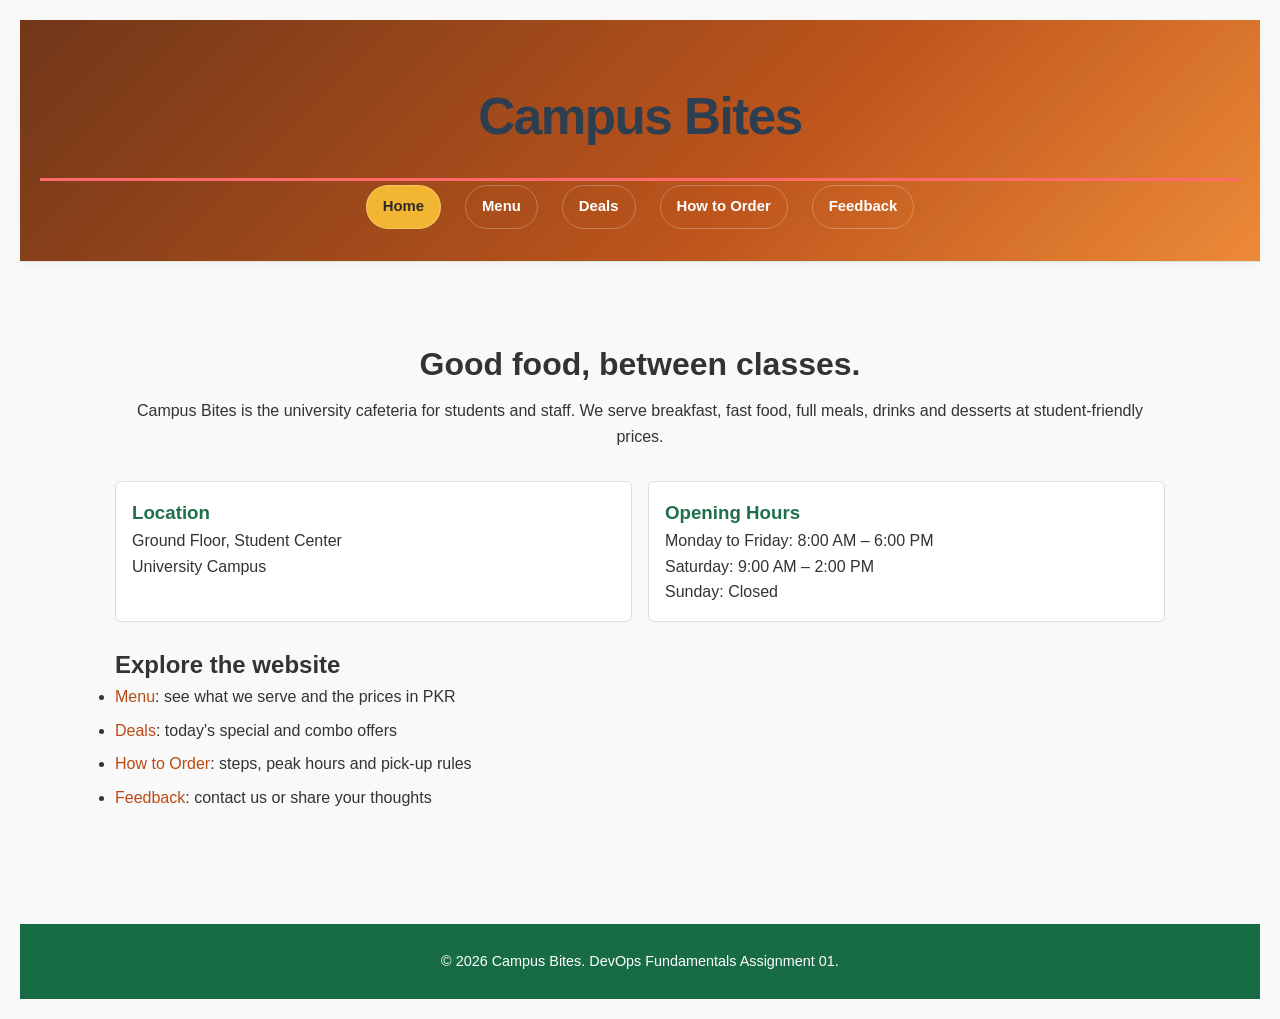
<file: src/index.html>
<!DOCTYPE html>
<html lang="en">
<head>
  <meta charset="UTF-8">
  <meta name="viewport" content="width=device-width, initial-scale=1.0">
  <title>Campus Bites | Home</title>
  <link rel="stylesheet" href="../styles/style.css">
</head>
<body>

  <header class="site-header">
    <h1 class="site-title">Campus Bites</h1>
    <nav class="site-nav">
      <a href="index.html" class="active">Home</a>
      <a href="menu.html">Menu</a>
      <a href="deals.html">Deals</a>
      <a href="order.html">How to Order</a>
      <a href="feedback.html">Feedback</a>
    </nav>
  </header>

  <main class="container">

    <section class="hero">
      <h2>Good food, between classes.</h2>
      <p>
        Campus Bites is the university cafeteria for students and staff.
        We serve breakfast, fast food, full meals, drinks and desserts
        at student-friendly prices.
      </p>
    </section>

    <section class="info-grid">
      <article class="info-card">
        <h3>Location</h3>
        <p>Ground Floor, Student Center<br>University Campus</p>
      </article>

      <article class="info-card">
        <h3>Opening Hours</h3>
        <p>Monday to Friday: 8:00 AM – 6:00 PM<br>
           Saturday: 9:00 AM – 2:00 PM<br>
           Sunday: Closed</p>
      </article>
    </section>

    <section class="explore">
      <h2>Explore the website</h2>
      <ul>
        <li><a href="menu.html">Menu</a>: see what we serve and the prices in PKR</li>
        <li><a href="deals.html">Deals</a>: today's special and combo offers</li>
        <li><a href="order.html">How to Order</a>: steps, peak hours and pick-up rules</li>
        <li><a href="feedback.html">Feedback</a>: contact us or share your thoughts</li>
      </ul>
    </section>

  </main>

  <footer class="site-footer">
    <p>&copy; 2026 Campus Bites. DevOps Fundamentals Assignment 01.</p>
  </footer>

</body>
</html>
</file>
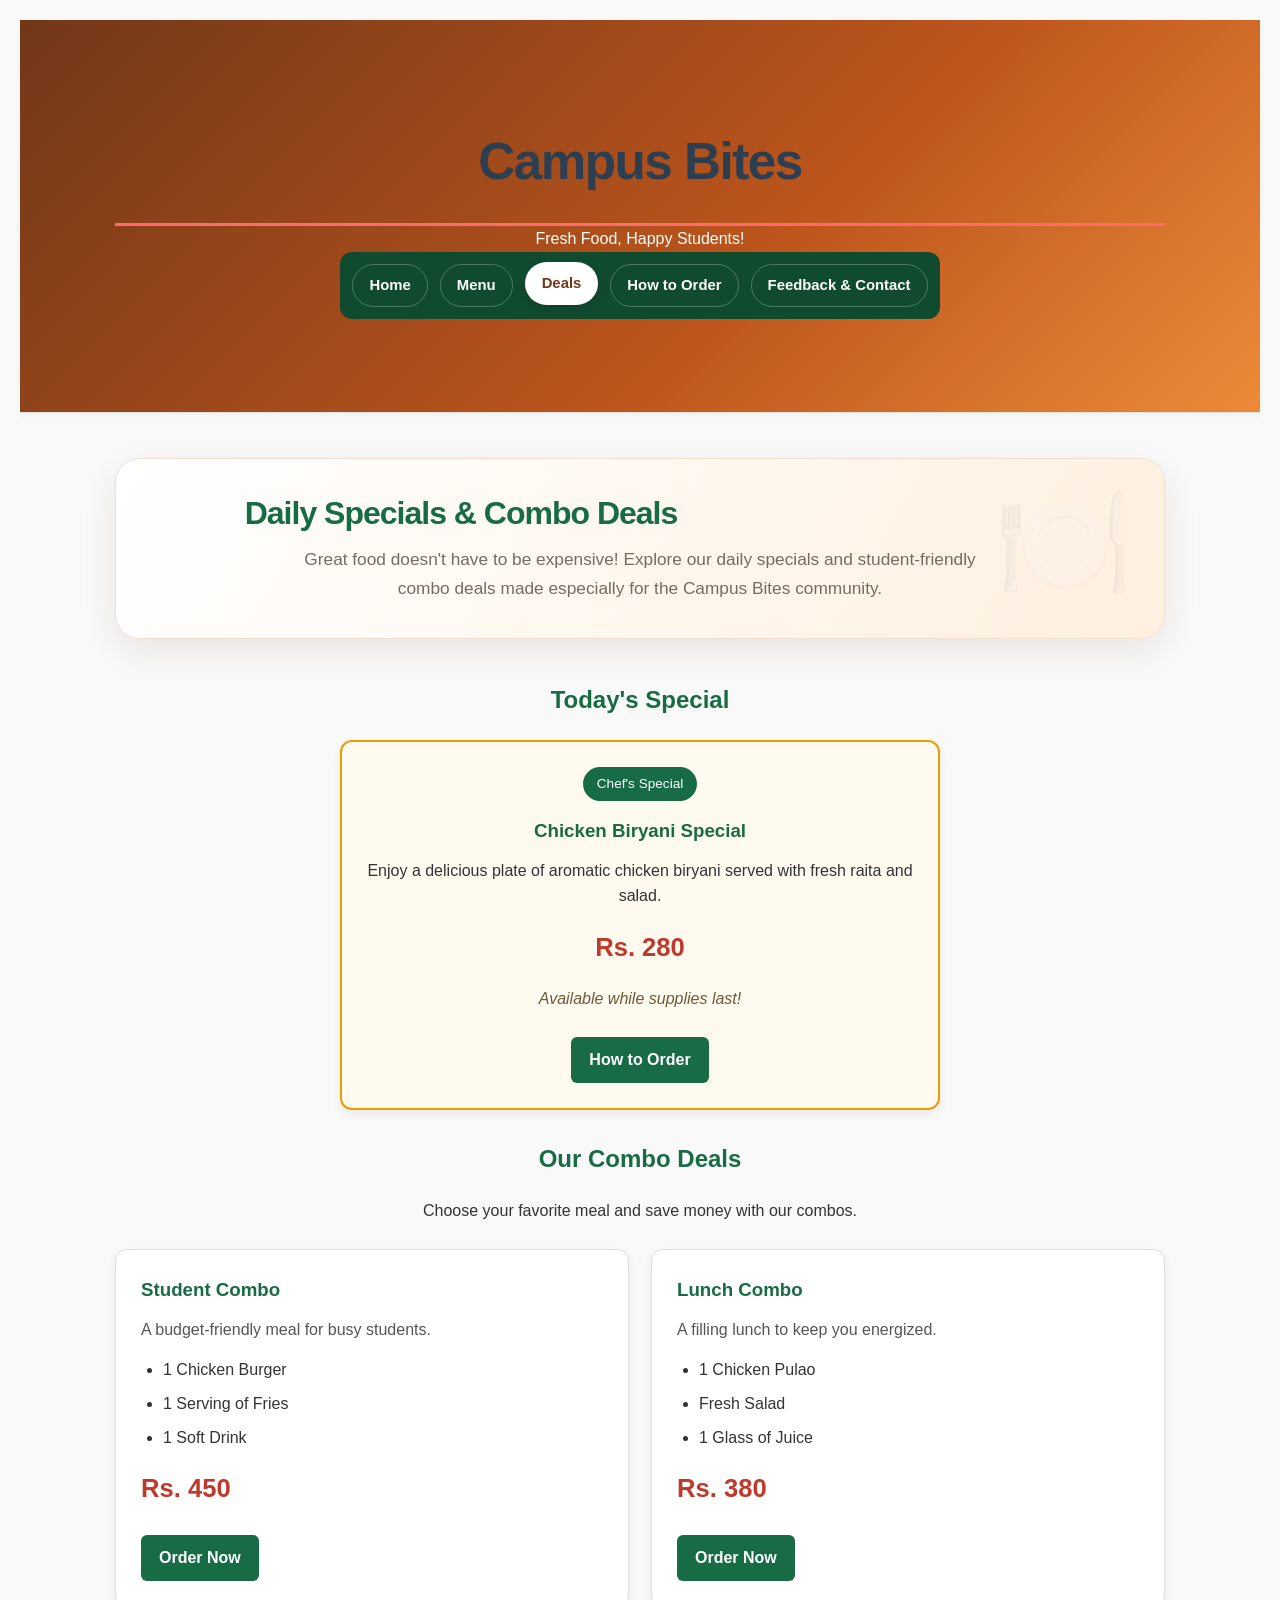
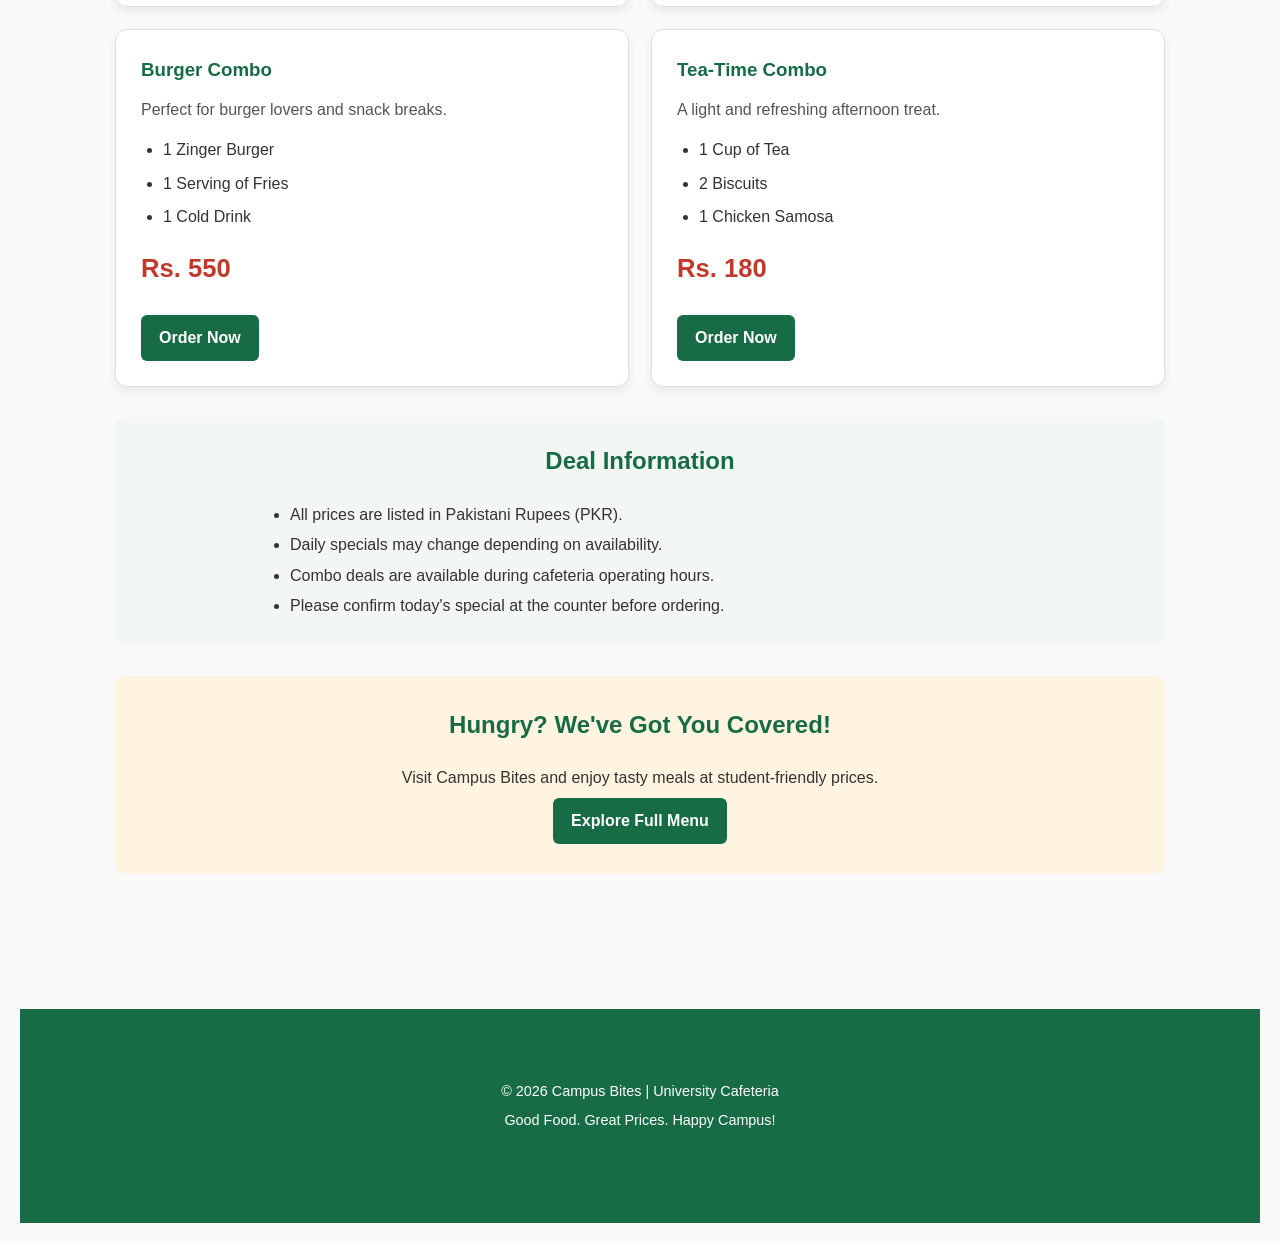
<file: src/deals.html>
<!DOCTYPE html>
<html lang="en">
<head>
    <meta charset="UTF-8">
    <meta name="viewport" content="width=device-width, initial-scale=1.0">
    <meta name="description" content="Explore daily specials and affordable student combo deals at Campus Bites.">
    <title>Daily Specials & Deals | Campus Bites</title>

    <!-- Shared CSS file -->
    <link rel="stylesheet" href="../styles/style.css">
</head>

<body>

    <!-- Header -->
    <header class="site-header">
        <div class="container">
            <h1>Campus Bites</h1>
            <p class="tagline">Fresh Food, Happy Students!</p>

            <!-- Navigation -->
            <nav aria-label="Main navigation">
                <ul class="nav-links">
                    <li><a href="index.html">Home</a></li>
                    <li><a href="menu.html">Menu</a></li>
                    <li><a href="deals.html" class="active" aria-current="page">Deals</a></li>
                    <li><a href="order.html">How to Order</a></li>
                    <li><a href="feedback.html">Feedback & Contact</a></li>
                </ul>
            </nav>
        </div>
    </header>

    <!-- Main Content -->
    <main class="container">

        <!-- Page Introduction -->
        <section class="page-intro">
            <h2>Daily Specials & Combo Deals</h2>
            <p>
                Great food doesn't have to be expensive!
                Explore our daily specials and student-friendly combo deals
                made especially for the Campus Bites community.
            </p>
        </section>

        <!-- Daily Special -->
        <section class="daily-special">
            <h2>Today's Special</h2>

            <article class="deal-card featured-deal">
                <span class="deal-label">Chef's Special</span>
                <h3>Chicken Biryani Special</h3>
                <p>
                    Enjoy a delicious plate of aromatic chicken biryani
                    served with fresh raita and salad.
                </p>
                <p class="deal-price">Rs. 280</p>
                <p class="deal-note">Available while supplies last!</p>
                <a href="order.html" class="btn">How to Order</a>
            </article>
        </section>

        <!-- Combo Deals -->
        <section class="combo-deals">
            <h2>Our Combo Deals</h2>
            <p class="section-description">
                Choose your favorite meal and save money with our combos.
            </p>

            <div class="deals-grid">

                <!-- Deal 1 -->
                <article class="deal-card">
                    <h3>Student Combo</h3>
                    <p class="deal-description">
                        A budget-friendly meal for busy students.
                    </p>
                    <ul>
                        <li>1 Chicken Burger</li>
                        <li>1 Serving of Fries</li>
                        <li>1 Soft Drink</li>
                    </ul>
                    <p class="deal-price">Rs. 450</p>
                    <a href="order.html" class="btn">Order Now</a>
                </article>

                <!-- Deal 2 -->
                <article class="deal-card">
                    <h3>Lunch Combo</h3>
                    <p class="deal-description">
                        A filling lunch to keep you energized.
                    </p>
                    <ul>
                        <li>1 Chicken Pulao</li>
                        <li>Fresh Salad</li>
                        <li>1 Glass of Juice</li>
                    </ul>
                    <p class="deal-price">Rs. 380</p>
                    <a href="order.html" class="btn">Order Now</a>
                </article>

                <!-- Deal 3 -->
                <article class="deal-card">
                    <h3>Burger Combo</h3>
                    <p class="deal-description">
                        Perfect for burger lovers and snack breaks.
                    </p>
                    <ul>
                        <li>1 Zinger Burger</li>
                        <li>1 Serving of Fries</li>
                        <li>1 Cold Drink</li>
                    </ul>
                    <p class="deal-price">Rs. 550</p>
                    <a href="order.html" class="btn">Order Now</a>
                </article>

                <!-- Deal 4 -->
                <article class="deal-card">
                    <h3>Tea-Time Combo</h3>
                    <p class="deal-description">
                        A light and refreshing afternoon treat.
                    </p>
                    <ul>
                        <li>1 Cup of Tea</li>
                        <li>2 Biscuits</li>
                        <li>1 Chicken Samosa</li>
                    </ul>
                    <p class="deal-price">Rs. 180</p>
                    <a href="order.html" class="btn">Order Now</a>
                </article>

            </div>
        </section>

        <!-- Important Information -->
        <section class="deal-information">
            <h2>Deal Information</h2>
            <ul>
                <li>All prices are listed in Pakistani Rupees (PKR).</li>
                <li>Daily specials may change depending on availability.</li>
                <li>Combo deals are available during cafeteria operating hours.</li>
                <li>Please confirm today's special at the counter before ordering.</li>
            </ul>
        </section>

        <!-- Call to Action -->
        <section class="call-to-action">
            <h2>Hungry? We've Got You Covered!</h2>
            <p>Visit Campus Bites and enjoy tasty meals at student-friendly prices.</p>
            <a href="menu.html" class="btn">Explore Full Menu</a>
        </section>

    </main>

    <!-- Footer -->
    <footer class="site-footer">
        <div class="container">
            <p>&copy; 2026 Campus Bites | University Cafeteria</p>
            <p>Good Food. Great Prices. Happy Campus!</p>
        </div>
    </footer>

</body>
</html>
</file>
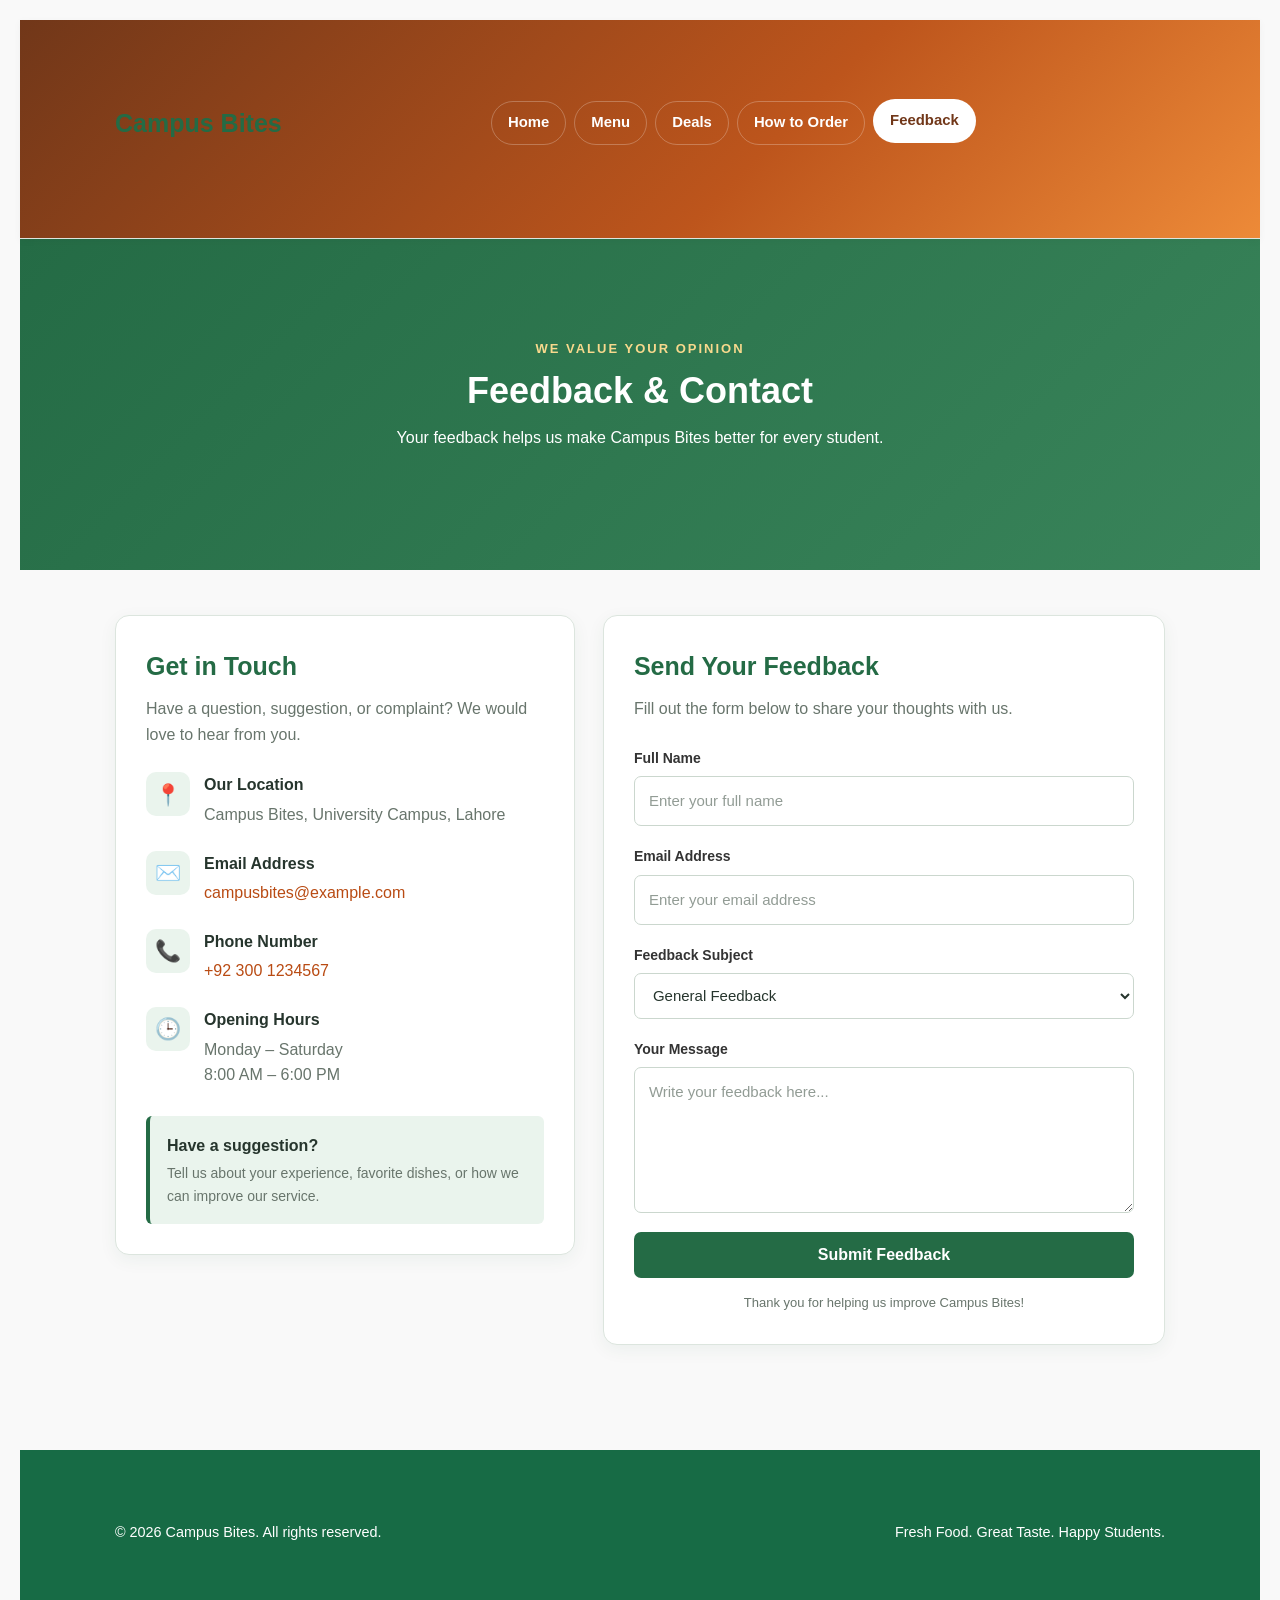
<file: src/feedback.html>
<!DOCTYPE html>
<html lang="en">
<head>
    <meta charset="UTF-8">
    <meta name="viewport" content="width=device-width, initial-scale=1.0">

    <title>Feedback & Contact | Campus Bites</title>

    <link rel="stylesheet" href="../styles/style.css">
</head>

<body>

    <!-- Website Header -->
    <header class="site-header">
        <div class="container header-content">
            <a href="index.html" class="logo">Campus Bites</a>

            <nav class="navbar" aria-label="Main navigation">
                <a href="index.html">Home</a>
                <a href="menu.html">Menu</a>
                <a href="deals.html">Deals</a>
                <a href="order.html">How to Order</a>
                <a href="feedback.html" class="active"
                   aria-current="page">Feedback</a>
            </nav>
        </div>
    </header>

    <!-- Page Introduction -->
    <section class="page-banner">
        <div class="container">
            <p class="eyebrow">WE VALUE YOUR OPINION</p>
            <h1>Feedback & Contact</h1>
            <p>
                Your feedback helps us make Campus Bites
                better for every student.
            </p>
        </div>
    </section>

    <!-- Main Content -->
    <main class="container feedback-layout">

        <!-- Contact Information -->
        <section class="content-card contact-card">
            <h2>Get in Touch</h2>

            <p class="section-intro">
                Have a question, suggestion, or complaint?
                We would love to hear from you.
            </p>

            <div class="contact-item">
                <div class="contact-icon" aria-hidden="true">📍</div>
                <div>
                    <h3>Our Location</h3>
                    <p>Campus Bites, University Campus, Lahore</p>
                </div>
            </div>

            <div class="contact-item">
                <div class="contact-icon" aria-hidden="true">✉️</div>
                <div>
                    <h3>Email Address</h3>
                    <p>
                        <a href="mailto:campusbites@example.com">
                            campusbites@example.com
                        </a>
                    </p>
                </div>
            </div>

            <div class="contact-item">
                <div class="contact-icon" aria-hidden="true">📞</div>
                <div>
                    <h3>Phone Number</h3>
                    <p>
                        <a href="tel:+923001234567">
                            +92 300 1234567
                        </a>
                    </p>
                </div>
            </div>

            <div class="contact-item">
                <div class="contact-icon" aria-hidden="true">🕒</div>
                <div>
                    <h3>Opening Hours</h3>
                    <p>Monday – Saturday</p>
                    <p>8:00 AM – 6:00 PM</p>
                </div>
            </div>

            <div class="contact-note">
                <h3>Have a suggestion?</h3>
                <p>
                    Tell us about your experience, favorite dishes,
                    or how we can improve our service.
                </p>
            </div>
        </section>

        <!-- Feedback Form -->
        <section class="content-card form-card">
            <h2>Send Your Feedback</h2>

            <p class="section-intro">
                Fill out the form below to share your thoughts with us.
            </p>

            <form class="feedback-form">

                <div class="form-group">
                    <label for="name">Full Name</label>
                    <input
                        type="text"
                        id="name"
                        name="name"
                        placeholder="Enter your full name"
                        autocomplete="name"
                        required
                    >
                </div>

                <div class="form-group">
                    <label for="email">Email Address</label>
                    <input
                        type="email"
                        id="email"
                        name="email"
                        placeholder="Enter your email address"
                        autocomplete="email"
                        required
                    >
                </div>

                <div class="form-group">
                    <label for="subject">Feedback Subject</label>
                    <select id="subject" name="subject">
                        <option value="general">General Feedback</option>
                        <option value="food">Food Quality</option>
                        <option value="service">Customer Service</option>
                        <option value="suggestion">Suggestion</option>
                        <option value="complaint">Complaint</option>
                    </select>
                </div>

                <div class="form-group">
                    <label for="message">Your Message</label>
                    <textarea
                        id="message"
                        name="message"
                        rows="5"
                        placeholder="Write your feedback here..."
                        required
                    ></textarea>
                </div>

                <button type="submit" class="submit-button">
                    Submit Feedback
                </button>

                <p class="form-note">
                    Thank you for helping us improve Campus Bites!
                </p>

            </form>
        </section>

    </main>

    <!-- Footer -->
    <footer class="site-footer">
        <div class="container footer-content">
            <p>&copy; 2026 Campus Bites. All rights reserved.</p>
            <p>Fresh Food. Great Taste. Happy Students.</p>
        </div>
    </footer>

</body>
</html>
</file>
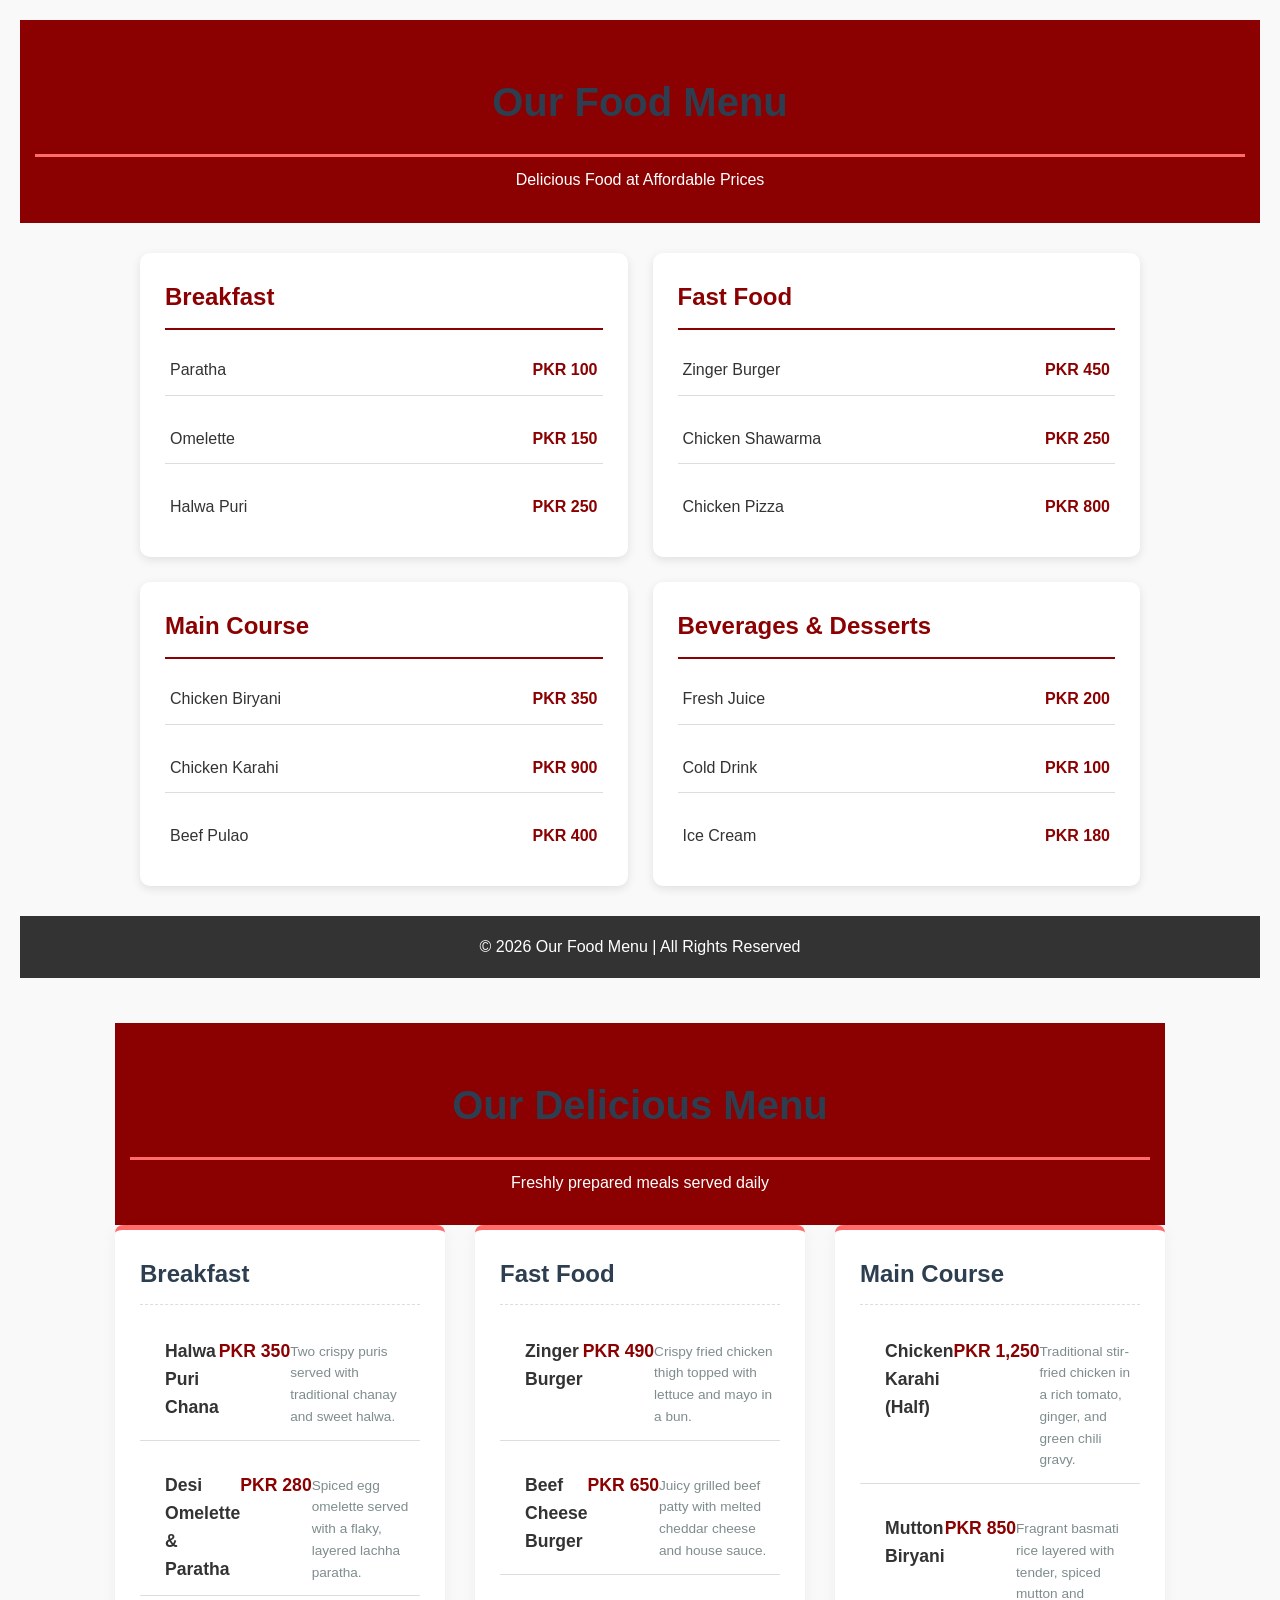
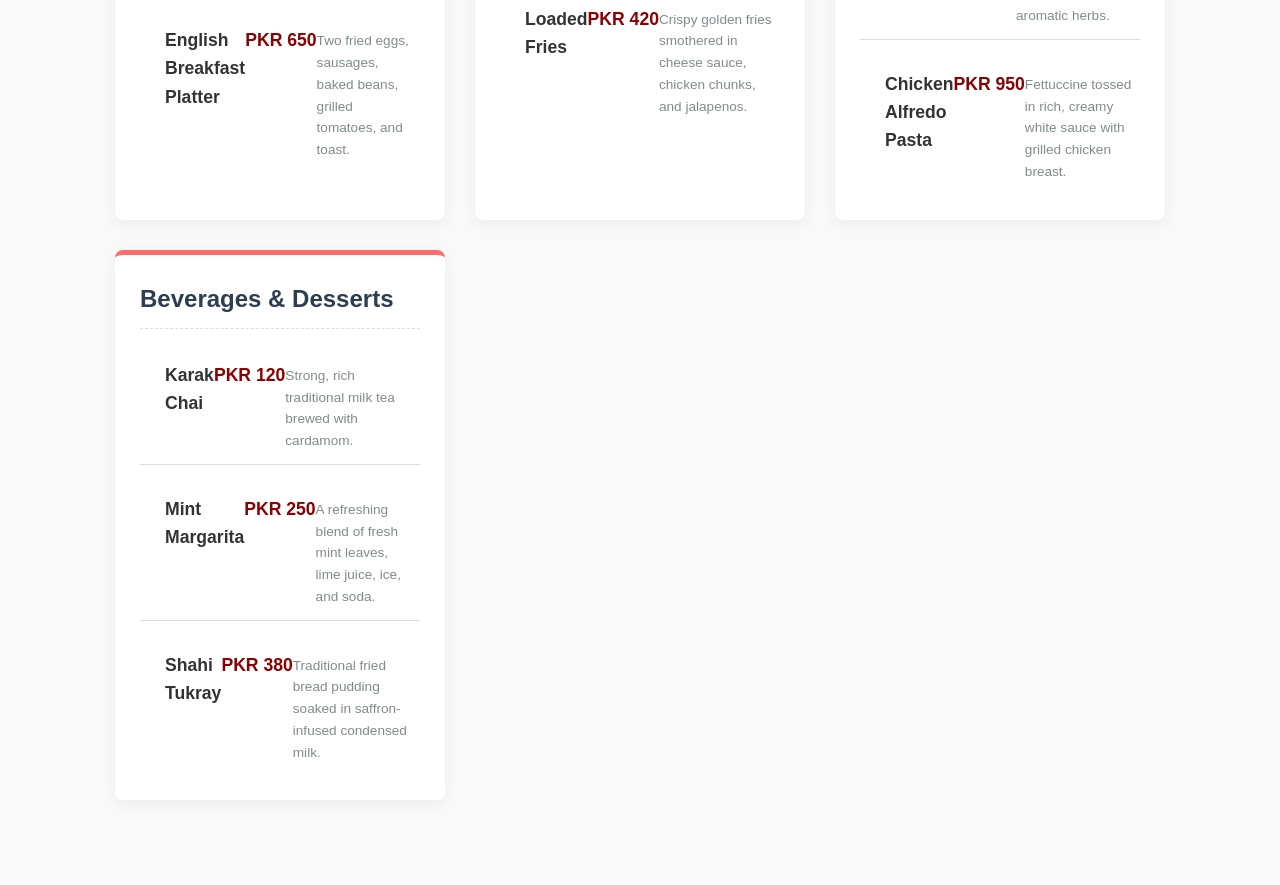
<file: src/menu.html>
<!DOCTYPE html>
<html lang="en">
<head>
    <meta charset="UTF-8">
    <meta name="viewport" content="width=device-width, initial-scale=1.0">
    <title>Food Menu</title>

    <!-- Linking External CSS -->
    <link rel="stylesheet" href="../styles/style.css"> 
</head>
<body>

    <header>
        <h1>Our Food Menu</h1>
        <p>Delicious Food at Affordable Prices</p>
    </header>

    <main class="menu-container">

        <!-- Breakfast -->
        <section class="menu-category">
            <h2>Breakfast</h2>
            <div class="menu-item">
                <span>Paratha</span>
                <span>PKR 100</span>
            </div>
            <div class="menu-item">
                <span>Omelette</span>
                <span>PKR 150</span>
            </div>
            <div class="menu-item">
                <span>Halwa Puri</span>
                <span>PKR 250</span>
            </div>
        </section>

        <!-- Fast Food -->
        <section class="menu-category">
            <h2>Fast Food</h2>
            <div class="menu-item">
                <span>Zinger Burger</span>
                <span>PKR 450</span>
            </div>
            <div class="menu-item">
                <span>Chicken Shawarma</span>
                <span>PKR 250</span>
            </div>
            <div class="menu-item">
                <span>Chicken Pizza</span>
                <span>PKR 800</span>
            </div>
        </section>

        <!-- Main Course -->
        <section class="menu-category">
            <h2>Main Course</h2>
            <div class="menu-item">
                <span>Chicken Biryani</span>
                <span>PKR 350</span>
            </div>
            <div class="menu-item">
                <span>Chicken Karahi</span>
                <span>PKR 900</span>
            </div>
            <div class="menu-item">
                <span>Beef Pulao</span>
                <span>PKR 400</span>
            </div>
        </section>

        <!-- Beverages & Desserts -->
        <section class="menu-category">
            <h2>Beverages & Desserts</h2>
            <div class="menu-item">
                <span>Fresh Juice</span>
                <span>PKR 200</span>
            </div>
            <div class="menu-item">
                <span>Cold Drink</span>
                <span>PKR 100</span>
            </div>
            <div class="menu-item">
                <span>Ice Cream</span>
                <span>PKR 180</span>
            </div>
        </section>

    </main>

    <footer>
        <p>&copy; 2026 Our Food Menu | All Rights Reserved</p>
    </footer>
    <link rel="stylesheet" href="../styles/style.css">
</head>
<body>

    <div class="container">
        <header>
            <h1>Our Delicious Menu</h1>
            <p>Freshly prepared meals served daily</p>
        </header>

        <main class="menu-grid">
            <!-- Breakfast Category -->
            <section class="category-card">
                <h2 class="category-title">Breakfast</h2>
                <ul class="item-list">
                    <li class="menu-item">
                        <div class="item-details">
                            <span class="item-name">Halwa Puri Chana</span>
                            <span class="item-price">PKR 350</span>
                        </div>
                        <p class="item-description">Two crispy puris served with traditional chanay and sweet halwa.</p>
                    </li>
                    <li class="menu-item">
                        <div class="item-details">
                            <span class="item-name">Desi Omelette & Paratha</span>
                            <span class="item-price">PKR 280</span>
                        </div>
                        <p class="item-description">Spiced egg omelette served with a flaky, layered lachha paratha.</p>
                    </li>
                    <li class="menu-item">
                        <div class="item-details">
                            <span class="item-name">English Breakfast Platter</span>
                            <span class="item-price">PKR 650</span>
                        </div>
                        <p class="item-description">Two fried eggs, sausages, baked beans, grilled tomatoes, and toast.</p>
                    </li>
                </ul>
            </section>

            <!-- Fast Food Category -->
            <section class="category-card">
                <h2 class="category-title">Fast Food</h2>
                <ul class="item-list">
                    <li class="menu-item">
                        <div class="item-details">
                            <span class="item-name">Zinger Burger</span>
                            <span class="item-price">PKR 490</span>
                        </div>
                        <p class="item-description">Crispy fried chicken thigh topped with lettuce and mayo in a bun.</p>
                    </li>
                    <li class="menu-item">
                        <div class="item-details">
                            <span class="item-name">Beef Cheese Burger</span>
                            <span class="item-price">PKR 650</span>
                        </div>
                        <p class="item-description">Juicy grilled beef patty with melted cheddar cheese and house sauce.</p>
                    </li>
                    <li class="menu-item">
                        <div class="item-details">
                            <span class="item-name">Loaded Fries</span>
                            <span class="item-price">PKR 420</span>
                        </div>
                        <p class="item-description">Crispy golden fries smothered in cheese sauce, chicken chunks, and jalapenos.</p>
                    </li>
                </ul>
            </section>

            <!-- Main Course Category -->
            <section class="category-card">
                <h2 class="category-title">Main Course</h2>
                <ul class="item-list">
                    <li class="menu-item">
                        <div class="item-details">
                            <span class="item-name">Chicken Karahi (Half)</span>
                            <span class="item-price">PKR 1,250</span>
                        </div>
                        <p class="item-description">Traditional stir-fried chicken in a rich tomato, ginger, and green chili gravy.</p>
                    </li>
                    <li class="menu-item">
                        <div class="item-details">
                            <span class="item-name">Mutton Biryani</span>
                            <span class="item-price">PKR 850</span>
                        </div>
                        <p class="item-description">Fragrant basmati rice layered with tender, spiced mutton and aromatic herbs.</p>
                    </li>
                    <li class="menu-item">
                        <div class="item-details">
                            <span class="item-name">Chicken Alfredo Pasta</span>
                            <span class="item-price">PKR 950</span>
                        </div>
                        <p class="item-description">Fettuccine tossed in rich, creamy white sauce with grilled chicken breast.</p>
                    </li>
                </ul>
            </section>

            <!-- Beverages & Desserts Category -->
            <section class="category-card">
                <h2 class="category-title">Beverages & Desserts</h2>
                <ul class="item-list">
                    <li class="menu-item">
                        <div class="item-details">
                            <span class="item-name">Karak Chai</span>
                            <span class="item-price">PKR 120</span>
                        </div>
                        <p class="item-description">Strong, rich traditional milk tea brewed with cardamom.</p>
                    </li>
                    <li class="menu-item">
                        <div class="item-details">
                            <span class="item-name">Mint Margarita</span>
                            <span class="item-price">PKR 250</span>
                        </div>
                        <p class="item-description">A refreshing blend of fresh mint leaves, lime juice, ice, and soda.</p>
                    </li>
                    <li class="menu-item">
                        <div class="item-details">
                            <span class="item-name">Shahi Tukray</span>
                            <span class="item-price">PKR 380</span>
                        </div>
                        <p class="item-description">Traditional fried bread pudding soaked in saffron-infused condensed milk.</p>
                    </li>
                </ul>
            </section>
        </main>
    </div>

</body>
</html>
</file>
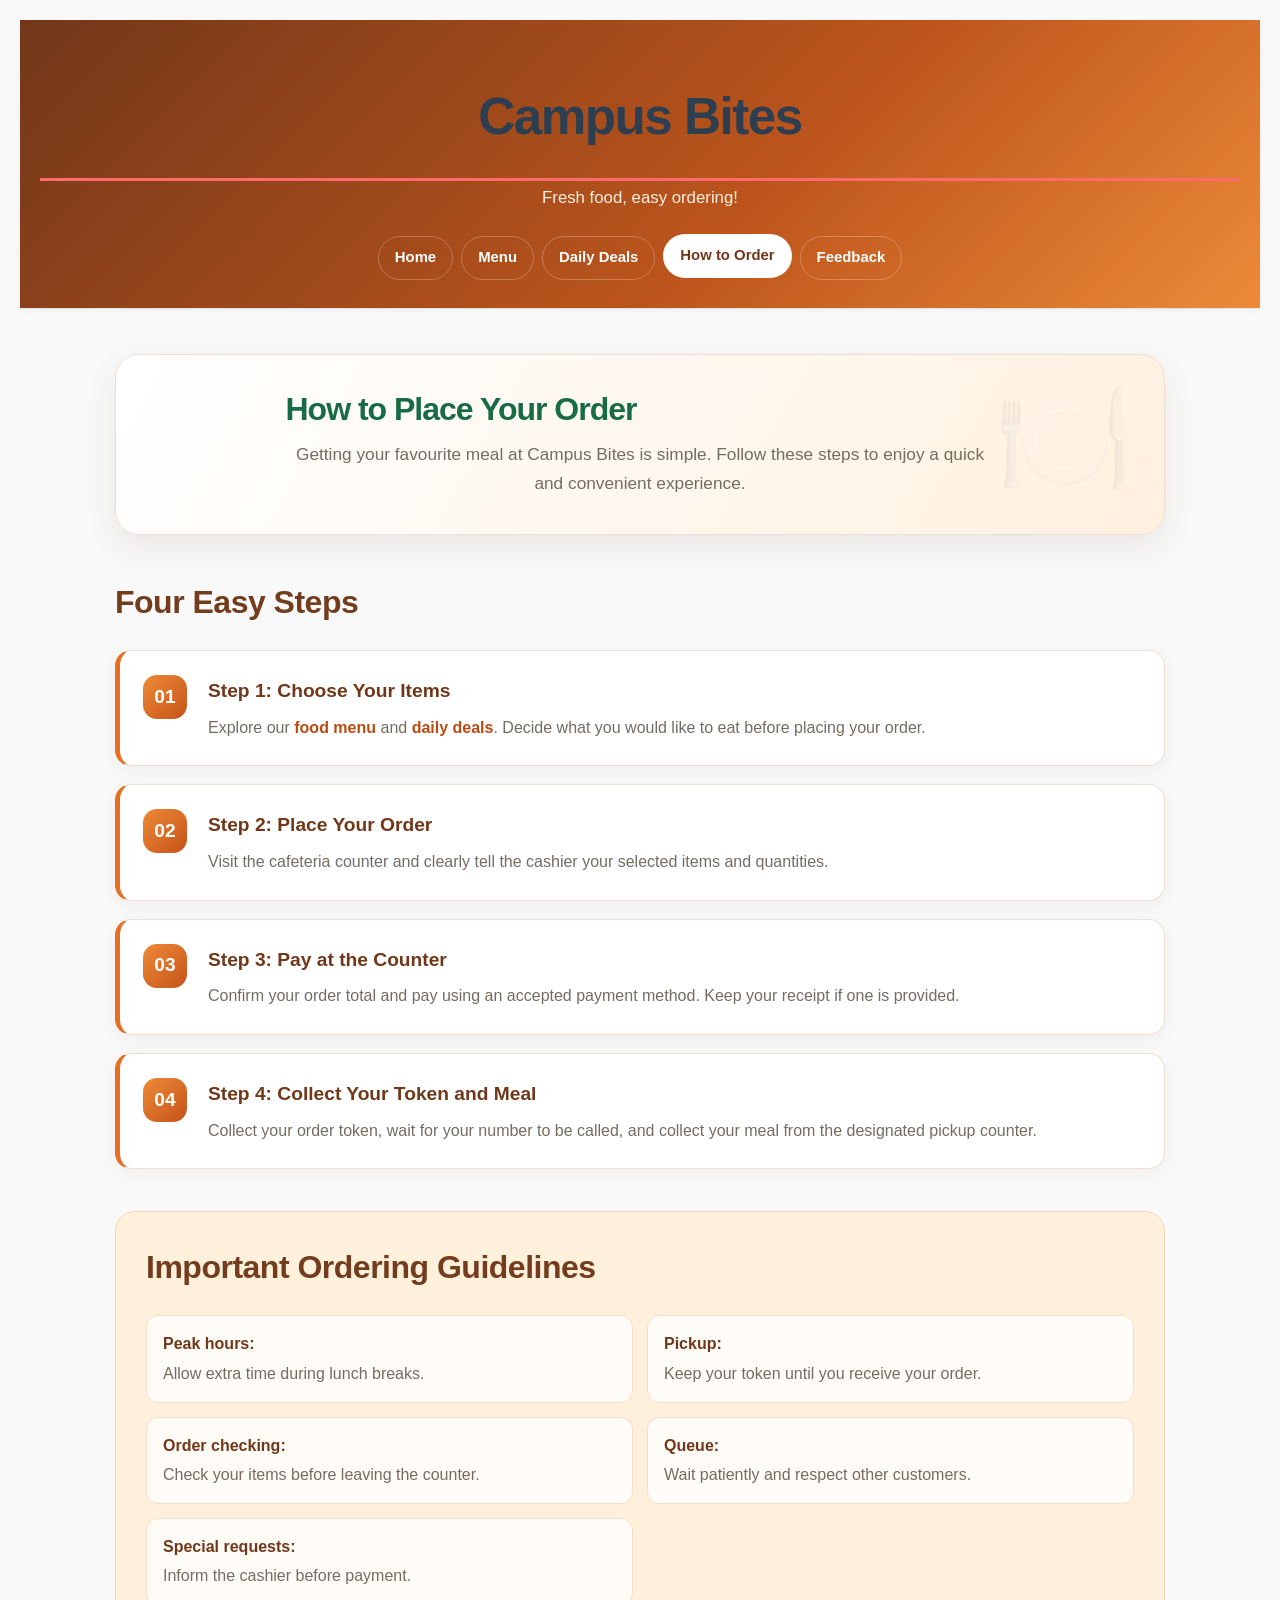
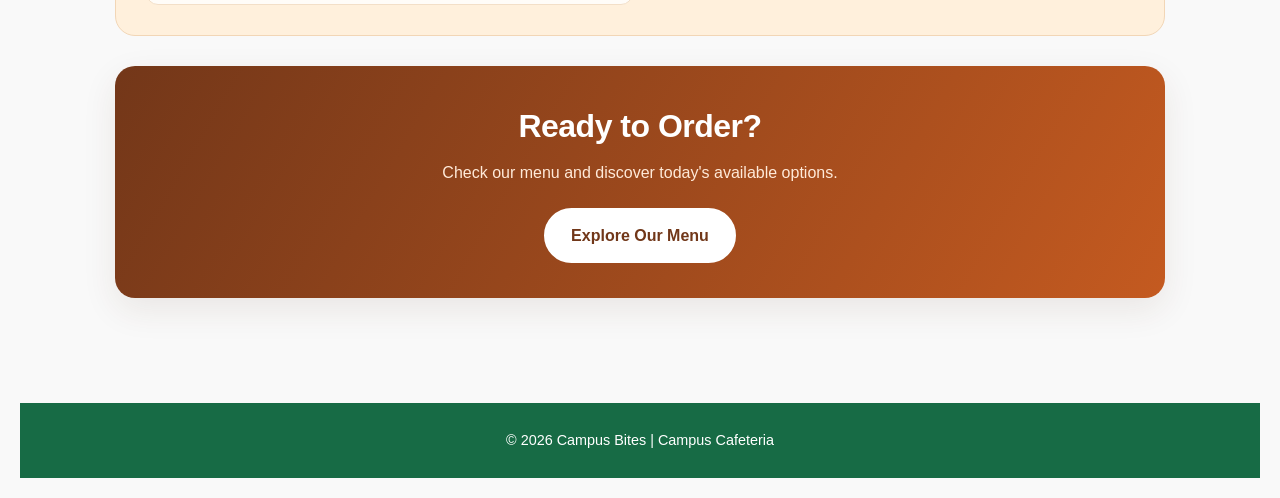
<file: src/order.html>
<!DOCTYPE html>
<html lang="en">
<head>
    <meta charset="UTF-8">
    <meta name="viewport" content="width=device-width, initial-scale=1.0">
    <title>How to Order | Campus Bites</title>
    <link rel="stylesheet" href="../styles/style.css">
</head>
<body>
    <header class="site-header">
        <h1>Campus Bites</h1>
        <p>Fresh food, easy ordering!</p>

        <nav aria-label="Main navigation">
            <a href="index.html">Home</a>
            <a href="menu.html">Menu</a>
            <a href="deals.html">Daily Deals</a>
            <a href="order.html" aria-current="page">How to Order</a>
            <a href="feedback.html">Feedback</a>
        </nav>
    </header>

    <main class="container">
        <section class="page-intro">
            <h2>How to Place Your Order</h2>
            <p>
                Getting your favourite meal at Campus Bites is simple.
                Follow these steps to enjoy a quick and convenient experience.
            </p>
        </section>

        <section class="order-steps">
            <h2>Four Easy Steps</h2>

            <article class="order-card">
                <h3>Step 1: Choose Your Items</h3>
                <p>
                    Explore our <a href="menu.html">food menu</a> and
                    <a href="deals.html">daily deals</a>. Decide what
                    you would like to eat before placing your order.
                </p>
            </article>

            <article class="order-card">
                <h3>Step 2: Place Your Order</h3>
                <p>
                    Visit the cafeteria counter and clearly tell the
                    cashier your selected items and quantities.
                </p>
            </article>

            <article class="order-card">
                <h3>Step 3: Pay at the Counter</h3>
                <p>
                    Confirm your order total and pay using an accepted
                    payment method. Keep your receipt if one is provided.
                </p>
            </article>

            <article class="order-card">
                <h3>Step 4: Collect Your Token and Meal</h3>
                <p>
                    Collect your order token, wait for your number to be
                    called, and collect your meal from the designated
                    pickup counter.
                </p>
            </article>
        </section>

        <section class="order-guidelines">
            <h2>Important Ordering Guidelines</h2>
            <ul>
                <li><strong>Peak hours:</strong> Allow extra time during lunch breaks.</li>
                <li><strong>Pickup:</strong> Keep your token until you receive your order.</li>
                <li><strong>Order checking:</strong> Check your items before leaving the counter.</li>
                <li><strong>Queue:</strong> Wait patiently and respect other customers.</li>
                <li><strong>Special requests:</strong> Inform the cashier before payment.</li>
            </ul>
        </section>

        <section class="order-help">
            <h2>Ready to Order?</h2>
            <p>Check our menu and discover today's available options.</p>
            <a class="button-link" href="menu.html">Explore Our Menu</a>
        </section>
    </main>

    <footer class="site-footer">
        <p>&copy; 2026 Campus Bites | Campus Cafeteria</p>
    </footer>
</body>
</html>
</file>
<file: styles/style.css>
/* General Styling */
/* ==========================================================
   Campus Bites - shared stylesheet
   Each team member adds their page styles in their own
   section at the bottom. Keep sections separate to make
   merge conflicts easier to resolve.
   ========================================================== */

/* ---------- Base (Team Lead) ---------- */
* {
    box-sizing: border-box;
}

body {
    margin: 0;
    font-family: Arial, Helvetica, sans-serif;
    line-height: 1.6;
    color: #2b2b2b;
    background-color: #faf7f2;
}

a {
    color: #1f6f4a;
}

.container {
    max-width: 900px;
    margin: 0 auto;
    padding: 24px 16px;
}

/* ---------- Header and navigation (Team Lead) ---------- */
.site-header {
    background-color: #1f6f4a;
    color: #ffffff;
    padding: 16px;
    text-align: center;
}

.site-title {
    margin: 0 0 8px;
    font-size: 2rem;
}

.site-nav a {
    display: inline-block;
    margin: 4px 8px;
    padding: 6px 12px;
    color: #ffffff;
    text-decoration: none;
    border-radius: 4px;
}

.site-nav a:hover,
.site-nav a.active {
    background-color: #f2b632;
    color: #2b2b2b;
}

/* ---------- Footer (Team Lead) ---------- */
.site-footer {
    background-color: #2b2b2b;
    color: #ffffff;
    text-align: center;
    padding: 12px;
    font-size: 0.9rem;
}

.site-footer p {
    margin: 0;
}

/* ---------- Home page (Team Lead) ---------- */
.hero {
    text-align: center;
    padding: 32px 0;
}

.hero h2 {
    font-size: 2rem;
    margin-bottom: 8px;
}

.info-grid {
    display: flex;
    gap: 16px;
    margin-bottom: 24px;
}

.info-card {
    flex: 1;
    background-color: #ffffff;
    border: 1px solid #e3ddd2;
    border-radius: 6px;
    padding: 16px;
}

.info-card h3 {
    margin-top: 0;
    color: #1f6f4a;
}

.explore li {
    margin-bottom: 8px;
}

/* ---------- Responsive (Team Lead) ---------- */
@media (max-width: 600px) {
    .site-title {
        font-size: 1.5rem;
    }

    .hero h2 {
        font-size: 1.5rem;
    }

    .info-grid {
        flex-direction: column;
    }

    .site-nav a {
        display: block;
        margin: 4px 0;
    }
}

/* ---------- Menu page (Muhammad Muhtasham) ---------- */

/* ---------- Deals page (Amna Ijaz) ---------- */

/* ---------- Order page (Areeba Irfan) ---------- */

/* ---------- Feedback page (Tehreem) ---------- */

/* ========================================
   CAMPUS BITES - SHARED WEBSITE STYLES
   Feedback & Contact Page
   ======================================== */

/* Global Styles */
* {
    box-sizing: border-box;
    margin: 0;
    padding: 0;
}

:root {
    --primary: #246b45;
    --primary-dark: #194d31;
    --primary-light: #eaf4ed;
    --accent: #f4b942;
    --background: #f5f7f5;
    --white: #ffffff;
    --text: #26352d;
    --muted: #68756c;
    --border: #dce5de;
}

body {
    font-family: Arial, Helvetica, sans-serif;
    background-color: var(--background);
    color: var(--text);
    line-height: 1.6;
}

a {
    color: var(--primary);
    text-decoration: none;
}

a:hover {
    color: var(--primary-dark);
}

.container {
    width: 90%;
    max-width: 1100px;
    margin: 0 auto;
}

/* Header and Navigation */
.site-header {
    background-color: var(--white);
    border-bottom: 1px solid var(--border);
    box-shadow: 0 2px 8px rgba(0, 0, 0, 0.04);
}

.header-content {
    min-height: 76px;
    display: flex;
    align-items: center;
    justify-content: space-between;
    gap: 20px;
}

.logo {
    color: var(--primary);
    font-size: 25px;
    font-weight: bold;
    white-space: nowrap;
}

.navbar {
    display: flex;
    align-items: center;
    justify-content: flex-end;
    gap: 8px;
    flex-wrap: wrap;
}

.navbar a {
    color: var(--text);
    padding: 9px 12px;
    border-radius: 6px;
    font-size: 14px;
    transition: background-color 0.3s, color 0.3s;
}

.navbar a:hover,
.navbar a.active {
    background-color: var(--primary);
    color: var(--white);
}

/* Page Banner */
.page-banner {
    background: linear-gradient(135deg, #246b45, #39845a);
    color: var(--white);
    text-align: center;
    padding: 55px 20px;
}

.eyebrow {
    color: #f8d98d;
    font-size: 13px;
    font-weight: bold;
    letter-spacing: 2px;
    margin-bottom: 8px;
}

.page-banner h1 {
    font-size: 36px;
    line-height: 1.25;
    margin-bottom: 12px;
}

.page-banner p:last-child {
    max-width: 620px;
    margin: 0 auto;
}

/* Main Feedback Layout */
.feedback-layout {
    display: grid;
    grid-template-columns: 0.9fr 1.1fr;
    align-items: start;
    gap: 28px;
    padding-top: 40px;
    padding-bottom: 45px;
}

/* Content Cards */
.content-card {
    background-color: var(--white);
    padding: 30px;
    border: 1px solid var(--border);
    border-radius: 14px;
    box-shadow: 0 5px 18px rgba(25, 77, 49, 0.06);
}

.content-card h2 {
    color: var(--primary);
    font-size: 25px;
    margin-bottom: 10px;
}

.section-intro {
    color: var(--muted);
    margin-bottom: 25px;
}

/* Contact Details */
.contact-item {
    display: flex;
    align-items: flex-start;
    gap: 14px;
    margin-bottom: 23px;
}

.contact-icon {
    display: flex;
    align-items: center;
    justify-content: center;
    flex-shrink: 0;
    width: 44px;
    height: 44px;
    background-color: var(--primary-light);
    border-radius: 10px;
    font-size: 21px;
}

.contact-item h3,
.contact-note h3 {
    color: var(--text);
    font-size: 16px;
    margin-bottom: 4px;
}

.contact-item p {
    color: var(--muted);
    overflow-wrap: anywhere;
}

.contact-item a {
    overflow-wrap: anywhere;
}

.contact-note {
    background-color: var(--primary-light);
    border-left: 4px solid var(--primary);
    padding: 17px;
    margin-top: 28px;
    border-radius: 6px;
}

.contact-note p {
    color: var(--muted);
    font-size: 14px;
}

/* Feedback Form */
.form-group {
    margin-bottom: 19px;
}

.form-group label {
    display: block;
    font-weight: bold;
    font-size: 14px;
    margin-bottom: 7px;
}

.form-group input,
.form-group select,
.form-group textarea {
    display: block;
    width: 100%;
    padding: 12px 14px;
    border: 1px solid #cbd7ce;
    border-radius: 7px;
    background-color: var(--white);
    color: var(--text);
    font: inherit;
    font-size: 15px;
    transition: border-color 0.2s, box-shadow 0.2s;
}

.form-group input,
.form-group select {
    min-height: 46px;
}

.form-group textarea {
    resize: vertical;
    min-height: 130px;
}

.form-group input:focus,
.form-group select:focus,
.form-group textarea:focus {
    outline: none;
    border-color: var(--primary);
    box-shadow: 0 0 0 3px rgba(36, 107, 69, 0.13);
}

.form-group input::placeholder,
.form-group textarea::placeholder {
    color: #929c95;
}

/* Submit Button */
.submit-button {
    width: 100%;
    padding: 14px 20px;
    border: none;
    border-radius: 7px;
    background-color: var(--primary);
    color: var(--white);
    font-size: 16px;
    font-weight: bold;
    cursor: pointer;
    transition: background-color 0.3s, transform 0.2s;
}

.submit-button:hover {
    background-color: var(--primary-dark);
}

.submit-button:active {
    transform: scale(0.99);
}

.submit-button:focus-visible {
    outline: 3px solid var(--accent);
    outline-offset: 3px;
}

.form-note {
    color: var(--muted);
    font-size: 13px;
    text-align: center;
    margin-top: 15px;
}

/* Footer */
.site-footer {
    background-color: #183d2a;
    color: #e8f1eb;
    padding: 23px 0;
}

.footer-content {
    display: flex;
    justify-content: space-between;
    align-items: center;
    flex-wrap: wrap;
    gap: 10px;
}

.footer-content p {
    font-size: 13px;
}

/* Tablet Responsive Design */
@media (max-width: 850px) {
    .header-content {
        flex-direction: column;
        justify-content: center;
        padding-top: 16px;
        padding-bottom: 16px;
    }

    .navbar {
        justify-content: center;
    }

    .feedback-layout {
        grid-template-columns: 1fr;
        max-width: 700px;
    }
}

/* Mobile Responsive Design */
@media (max-width: 550px) {
    .container {
        width: 92%;
    }

    .logo {
        font-size: 23px;
    }

    .navbar {
        gap: 5px;
    }

    .navbar a {
        padding: 8px;
        font-size: 13px;
    }

    .page-banner {
        padding: 38px 15px;
    }

    .page-banner h1 {
        font-size: 28px;
    }

    .feedback-layout {
        padding-top: 25px;
        padding-bottom: 30px;
        gap: 20px;
    }

    .content-card {
        padding: 21px;
    }

    .content-card h2 {
        font-size: 22px;
    }

    .footer-content {
        flex-direction: column;
        text-align: center;
    }
}

/* =========================================
   CAMPUS BITES — HOW TO ORDER PAGE
   Modern, responsive cafeteria design
   ========================================= */

:root {
    --cb-primary: #e76f24;
    --cb-primary-dark: #b94b13;
    --cb-cream: #fff8f0;
    --cb-surface: #ffffff;
    --cb-text: #302820;
    --cb-muted: #766b61;
    --cb-border: #f0dfd0;
    --cb-shadow: 0 12px 35px rgba(83, 48, 23, 0.09);
}

/* General page styling */
body {
    margin: 0;
    color: var(--cb-text);
    background: var(--cb-cream);
    font-family: "Segoe UI", Arial, sans-serif;
    line-height: 1.7;
}

body a {
    color: var(--cb-primary-dark);
    transition: color 0.2s ease;
}

body a:hover {
    color: var(--cb-primary);
}

body a:focus-visible {
    outline: 3px solid var(--cb-primary);
    outline-offset: 4px;
}

/* Header and navigation */
.site-header {
    position: relative;
    overflow: hidden;
    padding: 36px 20px 28px;
    text-align: center;
    color: #ffffff;
    background: linear-gradient(135deg, #713719, #bd551c 60%, #ed8a38);
}

.site-header h1 {
    margin: 0;
    font-size: clamp(2rem, 5vw, 3.2rem);
    font-weight: 800;
    letter-spacing: -1.5px;
}

.site-header>p {
    margin: 4px 0 24px;
    color: #fff0e4;
    font-size: 1.05rem;
}

.site-header nav {
    display: flex;
    flex-wrap: wrap;
    justify-content: center;
    gap: 8px;
    max-width: 850px;
    margin: 0 auto;
}

.site-header nav a {
    padding: 9px 16px;
    border: 1px solid rgba(255, 255, 255, 0.25);
    border-radius: 30px;
    color: #ffffff;
    text-decoration: none;
    font-size: 0.93rem;
    font-weight: 600;
    transition: background 0.2s ease, transform 0.2s ease;
}

.site-header nav a:hover,
.site-header nav a[aria-current="page"] {
    color: #713719;
    background: #ffffff;
    transform: translateY(-2px);
}

/* Main content container */
.container {
    width: min(100% - 40px, 1050px);
    margin: 0 auto;
    padding: 45px 0 65px;
}

/* Intro section */
.page-intro {
    position: relative;
    margin-bottom: 42px;
    padding: 42px 30px;
    overflow: hidden;
    border: 1px solid var(--cb-border);
    border-radius: 24px;
    background: linear-gradient(120deg, #ffffff, #fff0df);
    box-shadow: var(--cb-shadow);
}

.page-intro::after {
    content: "🍽️";
    position: absolute;
    right: 30px;
    bottom: 5px;
    font-size: clamp(4rem, 10vw, 7rem);
    opacity: 0.13;
    pointer-events: none;
}

.page-intro h2 {
    max-width: 650px;
    margin: 0 0 12px;
    color: #733c1d;
    font-size: clamp(2rem, 4.5vw, 3rem);
    line-height: 1.2;
    letter-spacing: -1px;
}

.page-intro p {
    max-width: 650px;
    margin: 0;
    color: var(--cb-muted);
    font-size: 1.08rem;
}

/* Section headings */
.order-steps>h2,
.order-guidelines h2,
.order-help h2 {
    margin: 0 0 22px;
    color: #733c1d;
    font-size: clamp(1.5rem, 3vw, 2rem);
    letter-spacing: -0.5px;
}

/* Ordering step cards */
.order-steps {
    margin: 0 0 42px;
}

.order-card {
    position: relative;
    margin-bottom: 18px;
    padding: 25px 28px 25px 88px;
    border: 1px solid var(--cb-border);
    border-left: 5px solid var(--cb-primary);
    border-radius: 16px;
    background: var(--cb-surface);
    box-shadow: 0 5px 18px rgba(83, 48, 23, 0.05);
    transition: transform 0.25s ease, box-shadow 0.25s ease;
}

.order-card::before {
    position: absolute;
    top: 24px;
    left: 23px;
    display: grid;
    width: 44px;
    height: 44px;
    place-items: center;
    border-radius: 14px;
    color: #ffffff;
    background: linear-gradient(135deg, #ed8a38, #c65319);
    font-size: 1.2rem;
    font-weight: 800;
}

.order-card:nth-of-type(1)::before {
    content: "01";
}

.order-card:nth-of-type(2)::before {
    content: "02";
}

.order-card:nth-of-type(3)::before {
    content: "03";
}

.order-card:nth-of-type(4)::before {
    content: "04";
}

.order-card:hover {
    transform: translateY(-4px);
    box-shadow: var(--cb-shadow);
}

.order-card h3 {
    margin: 0 0 8px;
    color: #713719;
    font-size: 1.2rem;
}

.order-card p {
    margin: 0;
    color: var(--cb-muted);
}

.order-card a {
    font-weight: 600;
    text-decoration-thickness: 1px;
    text-underline-offset: 3px;
}

/* Ordering guidelines */
.order-guidelines {
    margin: 0 0 30px;
    padding: 30px;
    border: 1px solid #f2d6b6;
    border-radius: 20px;
    background: #fff0dc;
}

.order-guidelines ul {
    display: grid;
    grid-template-columns: repeat(2, minmax(0, 1fr));
    gap: 14px;
    margin: 0;
    padding: 0;
    list-style: none;
}

.order-guidelines li {
    padding: 15px 16px;
    border: 1px solid #f3dfc8;
    border-radius: 12px;
    background: rgba(255, 255, 255, 0.8);
    color: var(--cb-muted);
}

.order-guidelines li strong {
    display: block;
    margin-bottom: 4px;
    color: #713719;
}

/* Call-to-action */
.order-help {
    padding: 35px 25px;
    border-radius: 20px;
    color: #ffffff;
    background: linear-gradient(120deg, #733719, #c45a20);
    text-align: center;
    box-shadow: var(--cb-shadow);
}

.order-help h2 {
    margin-bottom: 8px;
    color: #ffffff;
}

.order-help p {
    margin: 0 0 22px;
    color: #ffead9;
}

.button-link {
    display: inline-block;
    padding: 13px 25px;
    border: 2px solid #ffffff;
    border-radius: 30px;
    color: #713719;
    background: #ffffff;
    font-weight: 700;
    text-decoration: none;
    transition: transform 0.2s ease, background 0.2s ease;
}

.button-link:hover {
    color: #713719;
    background: #ffe8d2;
    transform: translateY(-3px);
}

/* Footer */
.site-footer {
    padding: 22px 20px;
    color: #f9e6d6;
    background: #39251a;
    text-align: center;
}

.site-footer p {
    margin: 0;
    font-size: 0.9rem;
}

/* Tablet and mobile responsiveness */
@media (max-width: 700px) {
    .container {
        width: min(100% - 28px, 1050px);
        padding: 28px 0 40px;
    }

    .site-header {
        padding: 28px 14px 22px;
    }

    .site-header nav {
        gap: 7px;
    }

    .site-header nav a {
        padding: 8px 12px;
        font-size: 0.85rem;
    }

    .page-intro {
        padding: 30px 22px;
        margin-bottom: 30px;
    }

    .page-intro::after {
        right: 12px;
        bottom: 0;
        font-size: 4rem;
    }

    .order-card {
        padding: 22px 18px 22px 72px;
    }

    .order-card::before {
        top: 22px;
        left: 15px;
        width: 40px;
        height: 40px;
    }

    .order-guidelines {
        padding: 22px 18px;
    }

    .order-guidelines ul {
        grid-template-columns: 1fr;
    }

    .order-help {
        padding: 28px 18px;
    }
}

/* Small mobile screens */
@media (max-width: 400px) {
    .site-header nav a {
        padding: 7px 10px;
        font-size: 0.8rem;
    }

    .order-card {
        padding: 70px 17px 20px;
    }

    .order-card::before {
        top: 15px;
        left: 17px;
    }

    .page-intro h2 {
        font-size: 1.8rem;
    }

    .button-link {
        max-width: 100%;
        box-sizing: border-box;
    }
}

/* Respect reduced-motion preferences */
@media (prefers-reduced-motion: reduce) {

    .order-card,
    .site-header nav a,
    .button-link {
        transition: none;
    }

    .order-card:hover,
    .site-header nav a:hover,
    .button-link:hover {
        transform: none;
    }
}

/* ---------- Menu page styles ---------- */

/* Base Styles & Reset */
* {
    margin: 0;
    padding: 0;
    box-sizing: border-box;
}

body {
    font-family: Arial, sans-serif;
    background-color: #f5f5f5;
    color: #333;
    font-family: 'Segoe UI', Tahoma, Geneva, Verdana, sans-serif;
}

body {
    background-color: #f9f9f9;
    color: #333;
    line-height: 1.6;
    padding: 20px;
}

.container {
    max-width: 1200px;
    margin: 0 auto;
}

/* Header */
header {
    background-color: #8b0000;
    color: white;
    text-align: center;
    padding: 30px 15px;
}

header h1 {
    font-size: 36px;
    text-align: center;
    margin-bottom: 40px;
    padding: 20px 0;
    border-bottom: 3px solid #ff6b6b;
}

header h1 {
    font-size: 2.5rem;
    color: #2c3e50;
    margin-bottom: 10px;
}

header p {
    font-size: 16px;
}

/* Menu Container */
.menu-container {
    width: 85%;
    max-width: 1000px;
    margin: 30px auto;
    display: grid;
    grid-template-columns: repeat(2, 1fr);
    gap: 25px;
}

/* Menu Categories */
.menu-category {
    background-color: white;
    padding: 25px;
    border-radius: 10px;
    box-shadow: 0 3px 10px rgba(0, 0, 0, 0.1);
}

.menu-category h2 {
    color: #8b0000;
    border-bottom: 2px solid #8b0000;
    padding-bottom: 12px;
    margin-bottom: 15px;
}

/* Menu Items */
.menu-item {
    display: flex;
    justify-content: space-between;
    padding: 12px 5px;
    border-bottom: 1px solid #ddd;
    font-size: 16px;
}

.menu-item:last-child {
    border-bottom: none;
}

.menu-item span:last-child {
    font-weight: bold;
    color: #8b0000;
}

/* Footer */
footer {
    background-color: #333;
    color: white;
    text-align: center;
    padding: 18px;
    margin-top: 30px;
}

/* Responsive Design */
@media (max-width: 600px) {
    .menu-container {
        grid-template-columns: 1fr;
        width: 90%;
    }

    header h1 {
        font-size: 28px;
    }
}

/* Menu Grid Layout */
.menu-grid {
    display: grid;
    grid-template-columns: repeat(auto-fit, minmax(280px, 1fr));
    gap: 30px;
}

/* Category Card */
.category-card {
    background: #fff;
    border-radius: 8px;
    box-shadow: 0 4px 15px rgba(0, 0, 0, 0.05);
    padding: 25px;
    border-top: 5px solid #ff6b6b;
    transition: transform 0.3s ease;
}

.category-card:hover {
    transform: translateY(-5px);
}

.category-title {
    font-size: 1.5rem;
    color: #2c3e50;
    margin-bottom: 20px;
    padding-bottom: 10px;
    border-bottom: 1px dashed #ddd;
}

/* Menu Item List */
.item-list {
    list-style: none;
}

.menu-item {
    margin-bottom: 18px;
}

.menu-item:last-child {
    margin-bottom: 0;
}

.item-details {
    display: flex;
    justify-content: space-between;
    align-items: baseline;
    font-weight: 600;
}

.item-name {
    color: #333;
    font-size: 1.1rem;
    flex-grow: 1;
    order: 1;
}

/* Dotted separator between name and price */
.item-details::after {
    content: "";
    flex-grow: 1;
    border-bottom: 1px dotted #ccc;
    margin: 0 10px;
    position: relative;
    top: -4px;
}

.item-price {
    color: #e74c3c;
    font-size: 1.1rem;
    white-space: nowrap;
    order: 2;
}

.item-description {
    font-size: 0.85rem;
    color: #7f8c8d;
    margin-top: 4px;
    font-weight: normal;
}

/* ---------- Deals page styles ---------- */

/* Navigation Bar */
nav {
    margin-top: 20px;
}

.nav-links {
    list-style: none;
    display: flex;
    justify-content: center;
    align-items: center;
    flex-wrap: wrap;
    gap: 12px;
    padding: 12px;
    margin: 0;
    background-color: #104b30;
    border-radius: 12px;
}

.nav-links li {
    margin: 0;
    padding: 0;
}

.nav-links a {
    display: block;
    color: #ffffff;
    text-decoration: none;
    font-size: 16px;
    font-weight: 600;
    padding: 11px 18px;
    border-radius: 8px;
    border: 1px solid transparent;
    transition: background-color 0.3s ease,
        color 0.3s ease,
        transform 0.3s ease,
        border-color 0.3s ease;
}

/* Hover Effect */
.nav-links a:hover {
    background-color: #ffffff;
    color: #176b45;
    border-color: #d8eadf;
    transform: translateY(-3px);
}

/* Active Page */
.nav-links a.active {
    background-color: #f4c542;
    color: #183b2b;
    font-weight: 700;
    box-shadow: 0 3px 8px rgba(0, 0, 0, 0.15);
}

/* Keyboard Accessibility */
.nav-links a:focus-visible {
    outline: 3px solid #f4c542;
    outline-offset: 4px;
}

/* Mobile Responsive Navigation */
@media (max-width: 600px) {
    .nav-links {
        gap: 8px;
        padding: 10px;
    }

    .nav-links a {
        padding: 9px 12px;
        font-size: 14px;
    }
}

.page-intro {
    text-align: center;
    padding: 35px 20px;
}

.page-intro h2 {
    color: #176b45;
    font-size: 2rem;
    margin-bottom: 12px;
}

.page-intro p {
    max-width: 700px;
    margin: 0 auto;
    line-height: 1.7;
}

.daily-special,
.combo-deals,
.deal-information,
.call-to-action {
    margin: 30px 0;
}

.daily-special h2,
.combo-deals h2,
.deal-information h2,
.call-to-action h2 {
    text-align: center;
    color: #176b45;
    margin-bottom: 20px;
}

.deals-grid {
    display: grid;
    grid-template-columns: repeat(2, minmax(0, 1fr));
    gap: 22px;
    margin-top: 25px;
}

.deal-card {
    background-color: #ffffff;
    border: 1px solid #e0e0e0;
    border-radius: 12px;
    padding: 25px;
    box-shadow: 0 4px 10px rgba(0, 0, 0, 0.07);
}

.deal-card h3 {
    color: #176b45;
    margin-bottom: 12px;
}

.deal-card p {
    line-height: 1.6;
}

.deal-card ul {
    padding-left: 22px;
    margin: 15px 0;
}

.deal-card li {
    margin-bottom: 8px;
}

.featured-deal {
    max-width: 600px;
    margin: 0 auto;
    text-align: center;
    border: 2px solid #e5a000;
    background-color: #fffaf0;
}

.deal-label {
    display: inline-block;
    background-color: #176b45;
    color: #ffffff;
    padding: 6px 14px;
    border-radius: 20px;
    font-size: 0.85rem;
    margin-bottom: 15px;
}

.deal-price {
    color: #c0392b;
    font-size: 1.6rem;
    font-weight: bold;
    margin: 18px 0;
}

.deal-note {
    color: #6b5b36;
    font-style: italic;
    margin-bottom: 18px;
}

.deal-description {
    color: #555555;
}

.btn {
    display: inline-block;
    background-color: #176b45;
    color: #ffffff;
    padding: 10px 18px;
    text-decoration: none;
    border-radius: 6px;
    font-weight: bold;
    margin-top: 8px;
}

.btn:hover {
    background-color: #104b30;
}

.btn:focus-visible,
.nav-links a:focus-visible {
    outline: 3px solid #e5a000;
    outline-offset: 3px;
}

.deal-information {
    background-color: #f2f7f3;
    padding: 25px;
    border-radius: 10px;
}

.deal-information ul {
    max-width: 750px;
    margin: 0 auto;
    padding-left: 25px;
    line-height: 1.9;
}

.call-to-action {
    text-align: center;
    background-color: #fff4df;
    padding: 30px 20px;
    border-radius: 10px;
}

.section-description {
    text-align: center;
    margin-bottom: 20px;
}

.site-footer {
    background-color: #176b45;
    color: #ffffff;
    text-align: center;
    padding: 20px;
    margin-top: 40px;
}

.site-footer p {
    margin: 6px 0;
}

/* Responsive layout for tablets and mobile devices */
@media (max-width: 768px) {
    .deals-grid {
        grid-template-columns: 1fr;
    }

    .page-intro h2 {
        font-size: 1.6rem;
    }

    .deal-card {
        padding: 20px;
    }

    .nav-links {
        flex-wrap: wrap;
        justify-content: center;
        gap: 10px;
    }
}

@media (max-width: 480px) {
    .page-intro {
        padding: 25px 10px;
    }

    .deal-card {
        padding: 16px;
    }

    .deal-price {
        font-size: 1.4rem;
    }

    .btn {
        padding: 10px 14px;
    }
}
</file>
